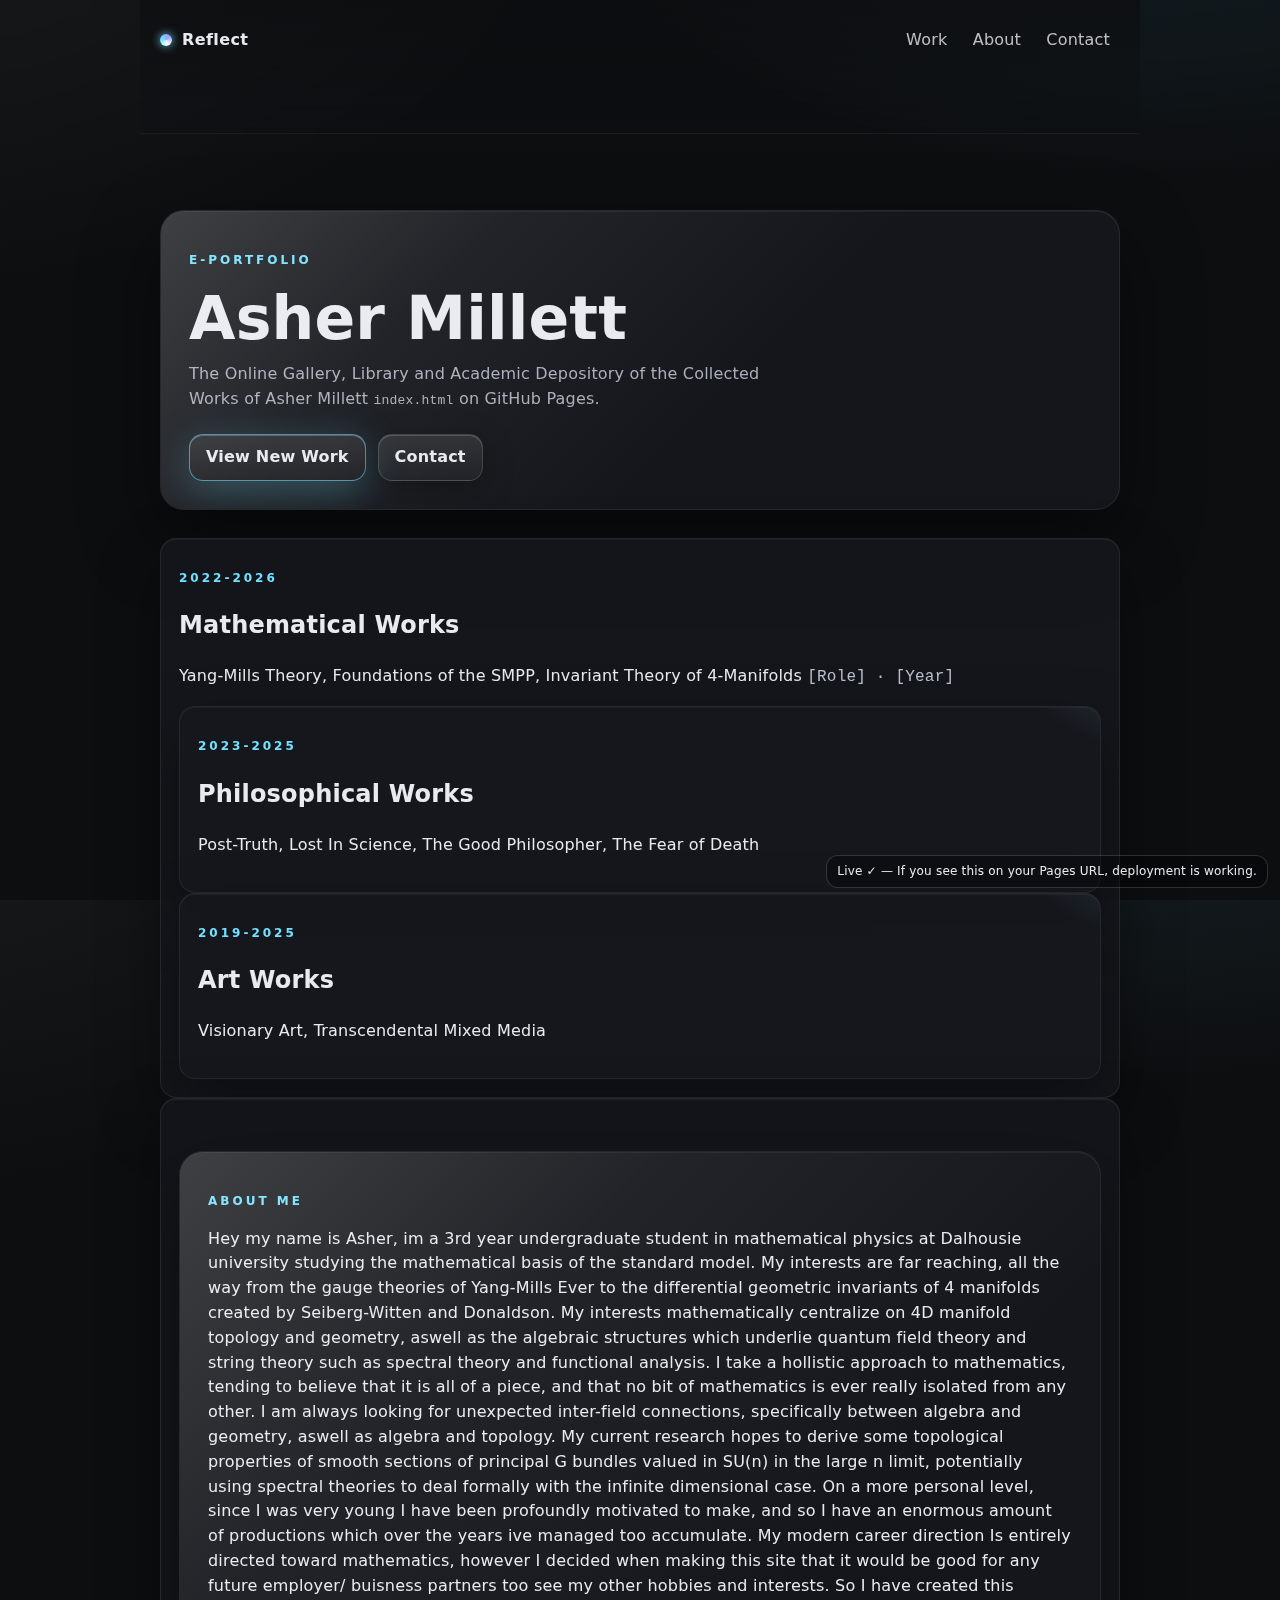
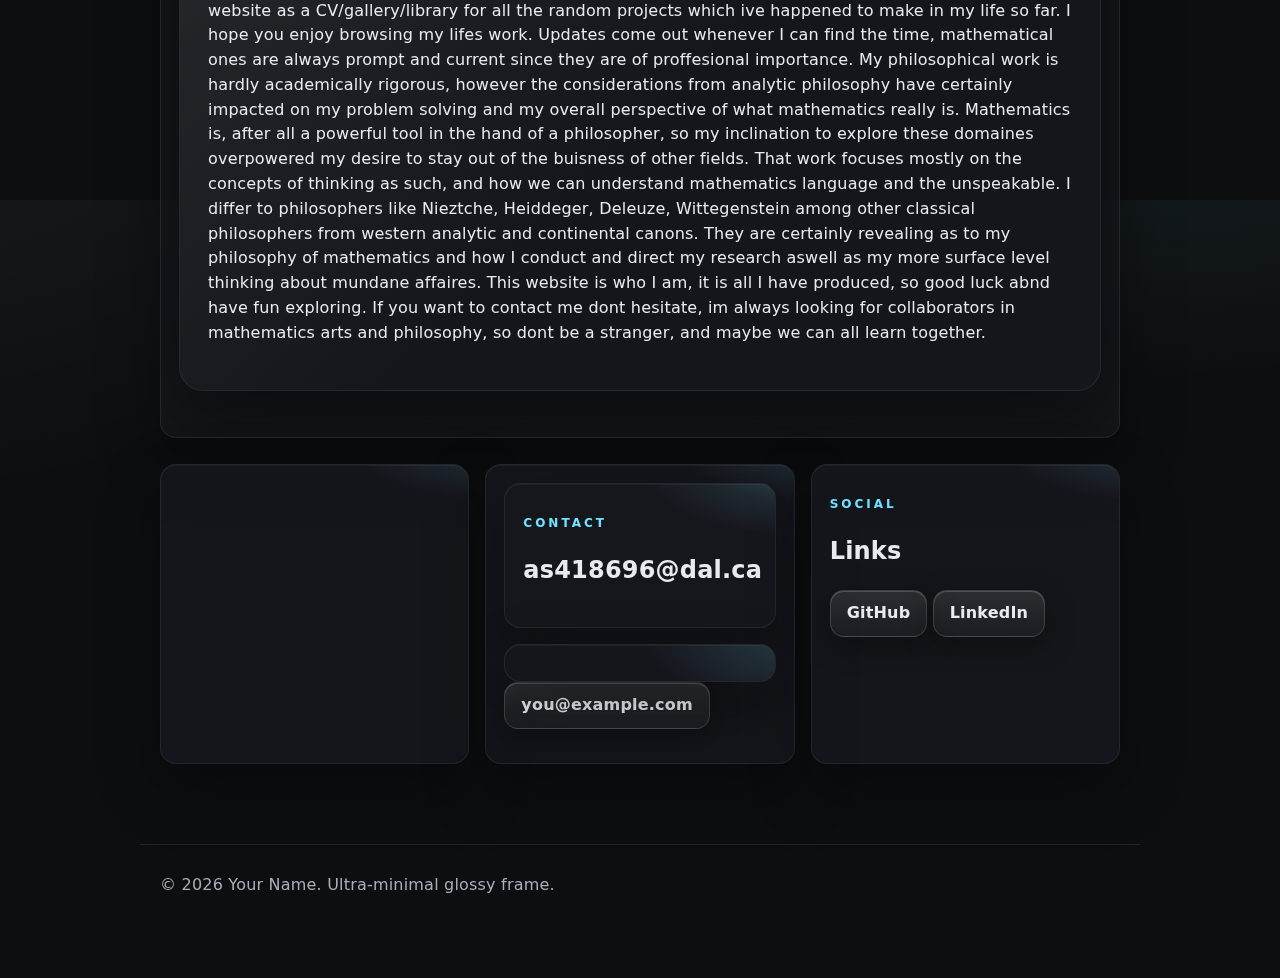
<file: index.html>
<!DOCTYPE html>
<html lang="en">
<head>
  <meta charset="utf-8" />
  <meta name="viewport" content="width=device-width, initial-scale=1" />
  <title>The Future Is For The Creators Among Us — Ultra‑Minimal Frame</title>
  <meta name="description" content="My Personal Website For Storing My Academic and Creative Projects, an Archieve for my Writing and a Personal CV/Portfolio." />
  <style>
    /*
      Ultra‑minimal, zero‑dependency frame
      — No external fonts, no JS required
      — Works as a single index.html on GitHub Pages
    */
    :root{
      --bg: #0d0e10;
      --panel: #14161b;
      --ink: #e9eaf0;
      --muted: #a9aebb;
      --accent: #70e1ff;
      --radius: 16px;
    }
    *{box-sizing:border-box}
    html,body{height:100%}
    body{
      margin:0;
      font-family: system-ui, -apple-system, Segoe UI, Roboto, Helvetica, Arial, "Apple Color Emoji", "Segoe UI Emoji";
      color:var(--ink);
      background:
        radial-gradient(1000px 600px at 90% -20%, rgba(112,225,255,0.10), transparent 60%),
        radial-gradient(1200px 800px at -10% -20%, rgba(255,255,255,0.06), transparent 60%),
        var(--bg);
      line-height:1.55;
      letter-spacing:.2px;
    }
    a{color:inherit}
    .wrap{max-width:1000px; margin:0 auto; padding:28px 20px 80px}

    /* Header */
    header{position:sticky; top:0; z-index:10; backdrop-filter:saturate(120%) blur(6px)}
    nav{display:flex; align-items:center; justify-content:space-between; gap:16px; padding:12px 20px; border-bottom:1px solid rgba(255,255,255,0.06); background: linear-gradient(180deg, rgba(13,14,16,0.75), rgba(13,14,16,0));}
    .brand{display:flex; align-items:center; gap:10px; font-weight:700; letter-spacing:.4px}
    .brand .dot{width:12px; height:12px; border-radius:50%; background: conic-gradient(from 160deg, #fff, var(--accent), #9aa0ff, #fff); box-shadow:0 0 10px rgba(112,225,255,0.9)}
    .links a{opacity:.8; text-decoration:none; padding:8px 10px; border-radius:10px}
    .links a:hover{opacity:1; background:rgba(255,255,255,0.06)}

    /* Hero */
    .hero{margin:48px auto 28px; padding:28px; border-radius: calc(var(--radius) + 8px); background: var(--panel); border:1px solid rgba(255,255,255,0.08); box-shadow: 0 30px 80px rgba(0,0,0,0.45), inset 0 1px 0 rgba(255,255,255,0.06); position:relative; overflow:hidden}
    .hero::before{content:""; position:absolute; inset:-1px; pointer-events:none; border-radius:inherit; background: linear-gradient(135deg, rgba(255,255,255,0.18) 0%, rgba(255,255,255,0.06) 28%, rgba(255,255,255,0.0) 60%)}
    .kicker{color:var(--accent); font-weight:700; text-transform:uppercase; letter-spacing:.25em; font-size:12px}
    h1{font-size: clamp(34px, 6vw, 60px); line-height:1.05; margin:.3em 0 .2em}
    p.lead{max-width:60ch; color:var(--muted); margin:0}
    .cta{display:flex; gap:12px; margin-top:22px}
    .btn{display:inline-block; text-decoration:none; padding:10px 16px; border-radius:14px; border:1px solid rgba(255,255,255,0.14); background:linear-gradient(180deg, rgba(255,255,255,0.10), rgba(255,255,255,0.03)); font-weight:600; box-shadow: inset 0 1px 0 rgba(255,255,255,0.18), 0 8px 30px rgba(0,0,0,0.35)}
    .btn:hover{transform:translateY(-1px)}
    .btn.accent{border-color: rgba(112,225,255,0.55); box-shadow: inset 0 1px 0 rgba(255,255,255,0.22), 0 10px 40px rgba(112,225,255,0.28)}

    /* Cards */
    .grid{display:grid; grid-template-columns: repeat(auto-fit, minmax(240px, 1fr)); gap:16px; margin-top:26px}
    .card{position:relative; padding:18px; border-radius: var(--radius); background: rgba(22,24,29, 0.85); border: 1px solid rgba(255,255,255,0.07); box-shadow: 0 24px 60px rgba(0,0,0,0.35), inset 0 1px 0 rgba(255,255,255,0.05); overflow:hidden}
    .card::after{content:""; position:absolute; inset:0; background: radial-gradient(260px 110px at 110% -10%, rgba(112,225,255,0.18), transparent 60%); mix-blend-mode: screen; pointer-events:none}
    .mono{font-variant-numeric: tabular-nums; font-family: ui-monospace, SFMono-Regular, Menlo, Monaco, Consolas, "Liberation Mono", "Courier New", monospace; color:#bac0cc}

    footer{margin:40px 0 0; padding:30px 20px; color: var(--muted); border-top:1px solid rgba(255,255,255,0.09)}

    /* Tiny status ribbon for quick "is it deployed?" check */
    .status{position:fixed; right:12px; bottom:12px; font-size:12px; padding:6px 10px; border-radius:12px; border:1px solid rgba(255,255,255,0.16); background:rgba(0,0,0,0.35)}
  </style>
</head>
<body>
  <header>
    <nav class="wrap">
      <div class="brand"><span class="dot"></span> Reflect</div>
      <div class="links">
        <a href="#work">Work</a>
        <a href="#about">About</a>
        <a href="#contact">Contact</a>
      </div>
    </nav>
  </header>

  <main class="wrap">
    <section class="hero" id="top">
      <p class="kicker">E-Portfolio</p>
      <h1>Asher Millett</h1>
      <p class="lead">The Online Gallery, Library and Academic Depository of the Collected Works of Asher Millett  <code>index.html</code> on GitHub Pages.</p>
      <div class="cta">
        <a class="btn accent" href="#work">View New Work</a>
        <a class="btn" href="#contact">Contact</a>
      </div>
    </section>

    <section id="work" class="grid">
     <a class="card" href="project-2.html" style="display:block; text-decoration:none; color:inherit;"a>
        <p class="kicker">2022-2026</p>
        <h2>Mathematical Works</h2>
        <p>Yang-Mills Theory, Foundations of the SMPP, Invariant Theory of 4-Manifolds <span class="mono">[Role] · [Year]</span></p>
      </article>
      <article class="card">
        <p class="kicker">2023-2025</p>
        <h2>Philosophical Works</h2>
        <p>Post-Truth, Lost In Science, The Good Philosopher, The Fear of Death</p>
      </article>
      <article class="card">
        <p class="kicker">2019-2025</p>
        <h2>Art Works</h2>
        <p>Visionary Art, Transcendental Mixed Media</p>
      </article>
    </section>

    <section id="about" class="hero" style="margin-top:34px">
      <p class="kicker">About Me</p>
      <p>Hey my name is Asher, im a 3rd year undergraduate student in mathematical physics at Dalhousie university studying the mathematical basis of the standard model. My interests are far reaching, all the way from the gauge theories of Yang-Mills Ever to the differential geometric invariants of 4 manifolds created by Seiberg-Witten and Donaldson. My interests mathematically centralize on 4D manifold topology and geometry, aswell as the algebraic structures which underlie quantum field theory and string theory such as spectral theory and functional analysis. I take a hollistic approach to mathematics, tending to believe that it is all of a piece, and that no bit of mathematics is ever really isolated from any other. I am always looking for unexpected inter-field connections, specifically between algebra and geometry, aswell as algebra and topology. My current research hopes to derive some topological properties of smooth sections of principal G bundles valued in SU(n) in the large n limit, potentially using spectral theories to deal formally with the infinite dimensional case. On a more personal level, since I was very young I have been profoundly motivated to make, and so I have an enormous amount of productions which over the years ive managed too accumulate. My modern career direction Is
      entirely directed toward mathematics, however I decided when making this site that it would be good for any future employer/ buisness partners too see my other hobbies and interests. So I have created this website as a CV/gallery/library for all the random projects which ive happened to make in my life so far. I hope you enjoy browsing my lifes work. Updates come out whenever I can find the time, mathematical ones are always prompt and current since they are of proffesional importance. My philosophical work is hardly academically rigorous, however the considerations from analytic philosophy have certainly impacted on my problem solving and my overall perspective of what mathematics really is. Mathematics is, after all a powerful tool in the hand of a philosopher, so my inclination to explore these domaines overpowered my desire to stay out of the buisness of other fields. That work focuses mostly on the concepts of thinking as such, and how we can understand mathematics language and the unspeakable. I differ to philosophers like Nieztche, Heiddeger, Deleuze, Wittegenstein among other classical philosophers from western analytic and continental canons. They are certainly revealing as to my philosophy of mathematics and how I conduct and direct my research aswell as my more surface level thinking about mundane affaires. This website is who I am, it is all I have produced, so good luck abnd have fun exploring. If you want to contact me dont hesitate, im always looking for collaborators in mathematics arts and philosophy, so dont be a stranger, and maybe we can all learn together.</p>
    </section>

    <section id="contact" class="grid">
      <article class="card">
        <p class="kicker">CONTACT</p>
        <h2>as418696@dal.ca</h2>
        <p><a href="mailto:you@example.com" class="btn">you@example.com</a></p>
      </article>
      <article class="card">
        <p class="kicker">SOCIAL</p>
        <h2>Links</h2>
        <p>
          <a class="btn" href="#">GitHub</a>
          <a class="btn" href="#">LinkedIn</a>
        </p>
      </article>
    </section>
  </main>

  <footer class="wrap">
    <div>© <span id="y"></span> Your Name. Ultra‑minimal glossy frame.</div>
  </footer>

  <div class="status">Live ✓ — If you see this on your Pages URL, deployment is working.</div>

  <script>
    // Set year; keep JS minimal and optional
    (function(){
      var y = document.getElementById('y');
      if(y) y.textContent = new Date().getFullYear();
    })();
  </script>
</body>
</html>
</file>
